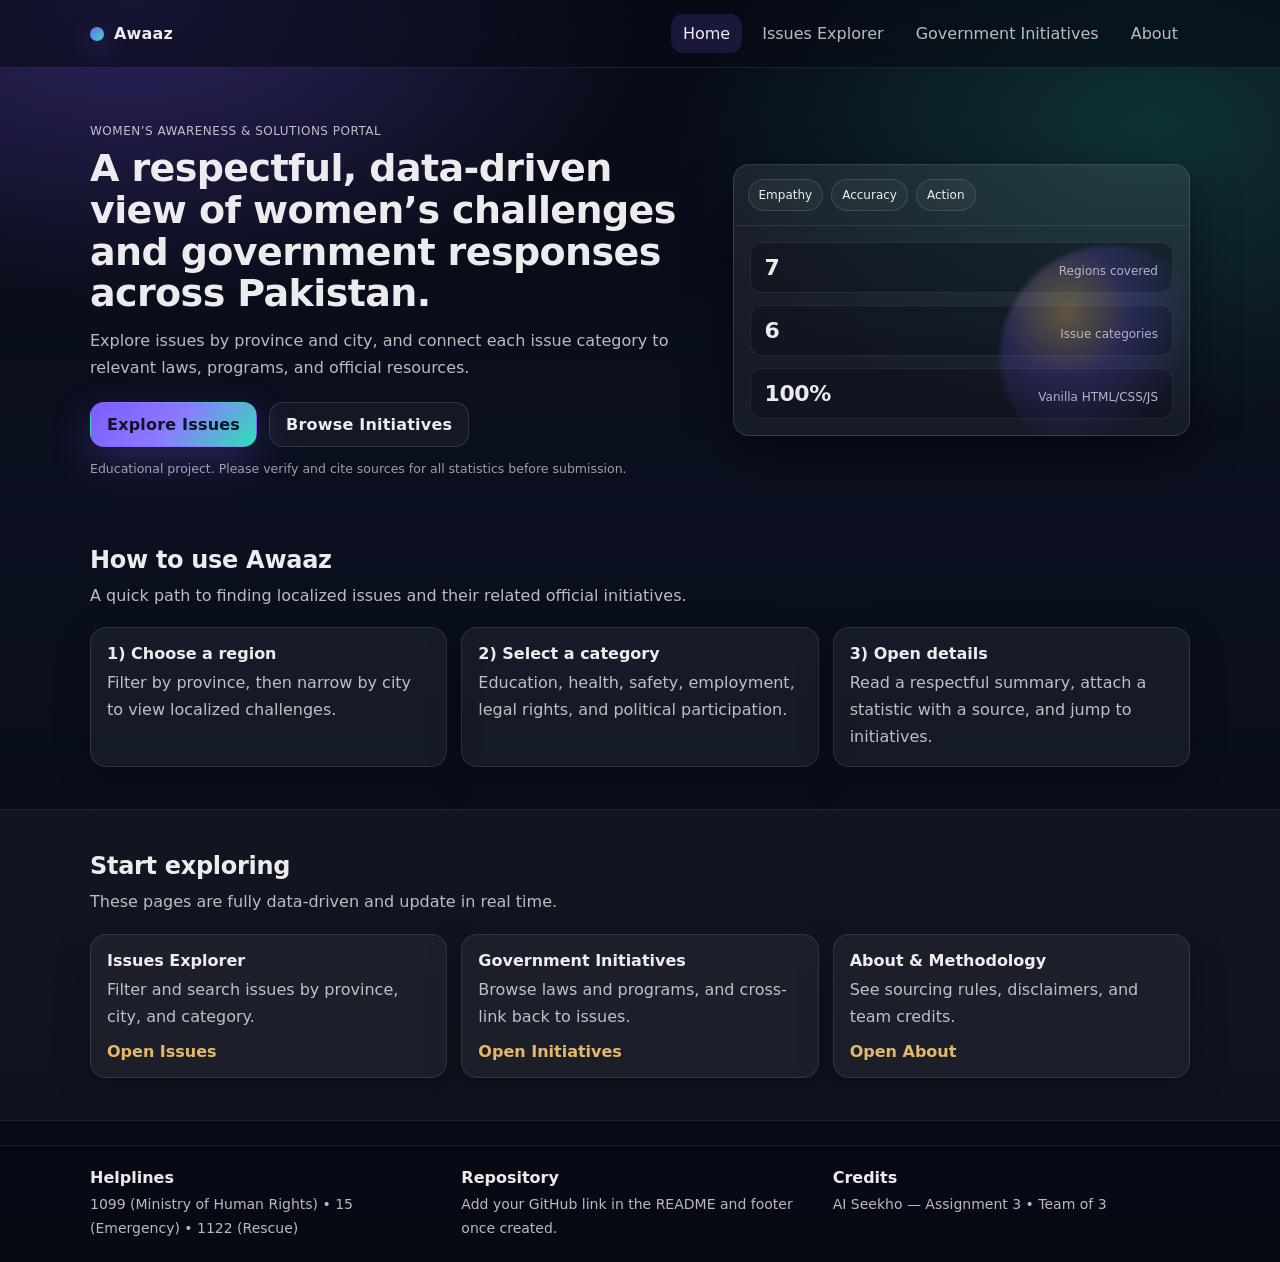
<file: index.html>
<!doctype html>
<html lang="en">
  <head>
    <meta charset="utf-8" />
    <meta name="viewport" content="width=device-width, initial-scale=1" />
    <title>Awaaz — Women’s Issues in Pakistan</title>
    <meta
      name="description"
      content="Awaaz is an awareness and solutions portal highlighting women’s issues across Pakistan, filterable by province and city, paired with official initiatives."
    />
    <link rel="stylesheet" href="./css/style.css" />
    <link rel="stylesheet" href="./css/responsive.css" />
  </head>
  <body>
    <a class="skip-link" href="#main">Skip to content</a>

    <header class="site-header">
      <div class="container header-inner">
        <a class="brand" href="./index.html" aria-label="Awaaz Home">
          <span class="brand-mark" aria-hidden="true"></span>
          <span class="brand-text">Awaaz</span>
        </a>

        <button class="nav-toggle" type="button" aria-expanded="false" aria-controls="siteNav">
          <span class="nav-toggle-lines" aria-hidden="true"></span>
          <span class="sr-only">Menu</span>
        </button>

        <nav class="site-nav" id="siteNav" aria-label="Primary">
          <a class="nav-link" href="./index.html" aria-current="page">Home</a>
          <a class="nav-link" href="./issues.html">Issues Explorer</a>
          <a class="nav-link" href="./initiatives.html">Government Initiatives</a>
          <a class="nav-link" href="./about.html">About</a>
        </nav>
      </div>
    </header>

    <main id="main">
      <section class="hero">
        <div class="container hero-inner">
          <div class="hero-copy reveal">
            <p class="eyebrow">Women’s Awareness & Solutions Portal</p>
            <h1 class="hero-title">A respectful, data-driven view of women’s challenges and government responses across Pakistan.</h1>
            <p class="hero-subtitle">
              Explore issues by province and city, and connect each issue category to relevant laws, programs, and official resources.
            </p>
            <div class="hero-actions">
              <a class="btn btn-primary" href="./issues.html">Explore Issues</a>
              <a class="btn btn-ghost" href="./initiatives.html">Browse Initiatives</a>
            </div>
            <p class="fineprint">
              Educational project. Please verify and cite sources for all statistics before submission.
            </p>
          </div>

          <div class="hero-panel reveal" aria-hidden="true">
            <div class="hero-card">
              <div class="hero-card-header">
                <span class="chip chip-soft">Empathy</span>
                <span class="chip chip-soft">Accuracy</span>
                <span class="chip chip-soft">Action</span>
              </div>
              <div class="hero-card-body">
                <div class="stat-block">
                  <div class="stat-value">7</div>
                  <div class="stat-label">Regions covered</div>
                </div>
                <div class="stat-block">
                  <div class="stat-value">6</div>
                  <div class="stat-label">Issue categories</div>
                </div>
                <div class="stat-block">
                  <div class="stat-value">100%</div>
                  <div class="stat-label">Vanilla HTML/CSS/JS</div>
                </div>
              </div>
            </div>
            <div class="hero-glow"></div>
          </div>
        </div>
      </section>

      <section class="section">
        <div class="container">
          <header class="section-header reveal">
            <h2 class="section-title">How to use Awaaz</h2>
            <p class="section-lead">A quick path to finding localized issues and their related official initiatives.</p>
          </header>

          <div class="steps">
            <article class="step-card reveal">
              <h3 class="step-title">1) Choose a region</h3>
              <p class="step-text">Filter by province, then narrow by city to view localized challenges.</p>
            </article>
            <article class="step-card reveal">
              <h3 class="step-title">2) Select a category</h3>
              <p class="step-text">Education, health, safety, employment, legal rights, and political participation.</p>
            </article>
            <article class="step-card reveal">
              <h3 class="step-title">3) Open details</h3>
              <p class="step-text">Read a respectful summary, attach a statistic with a source, and jump to initiatives.</p>
            </article>
          </div>
        </div>
      </section>

      <section class="section section-alt">
        <div class="container">
          <header class="section-header reveal">
            <h2 class="section-title">Start exploring</h2>
            <p class="section-lead">These pages are fully data-driven and update in real time.</p>
          </header>

          <div class="cta-grid">
            <a class="cta-card reveal" href="./issues.html">
              <h3 class="cta-title">Issues Explorer</h3>
              <p class="cta-text">Filter and search issues by province, city, and category.</p>
              <span class="cta-link">Open Issues</span>
            </a>
            <a class="cta-card reveal" href="./initiatives.html">
              <h3 class="cta-title">Government Initiatives</h3>
              <p class="cta-text">Browse laws and programs, and cross-link back to issues.</p>
              <span class="cta-link">Open Initiatives</span>
            </a>
            <a class="cta-card reveal" href="./about.html">
              <h3 class="cta-title">About & Methodology</h3>
              <p class="cta-text">See sourcing rules, disclaimers, and team credits.</p>
              <span class="cta-link">Open About</span>
            </a>
          </div>
        </div>
      </section>
    </main>

    <footer class="site-footer">
      <div class="container footer-inner">
        <div class="footer-col">
          <div class="footer-title">Helplines</div>
          <div class="footer-text">
            1099 (Ministry of Human Rights) • 15 (Emergency) • 1122 (Rescue)
          </div>
        </div>
        <div class="footer-col">
          <div class="footer-title">Repository</div>
          <div class="footer-text">
            Add your GitHub link in the README and footer once created.
          </div>
        </div>
        <div class="footer-col">
          <div class="footer-title">Credits</div>
          <div class="footer-text">AI Seekho — Assignment 3 • Team of 3</div>
        </div>
      </div>
    </footer>

    <script type="module" src="./js/main.js"></script>
  </body>
</html>
</file>
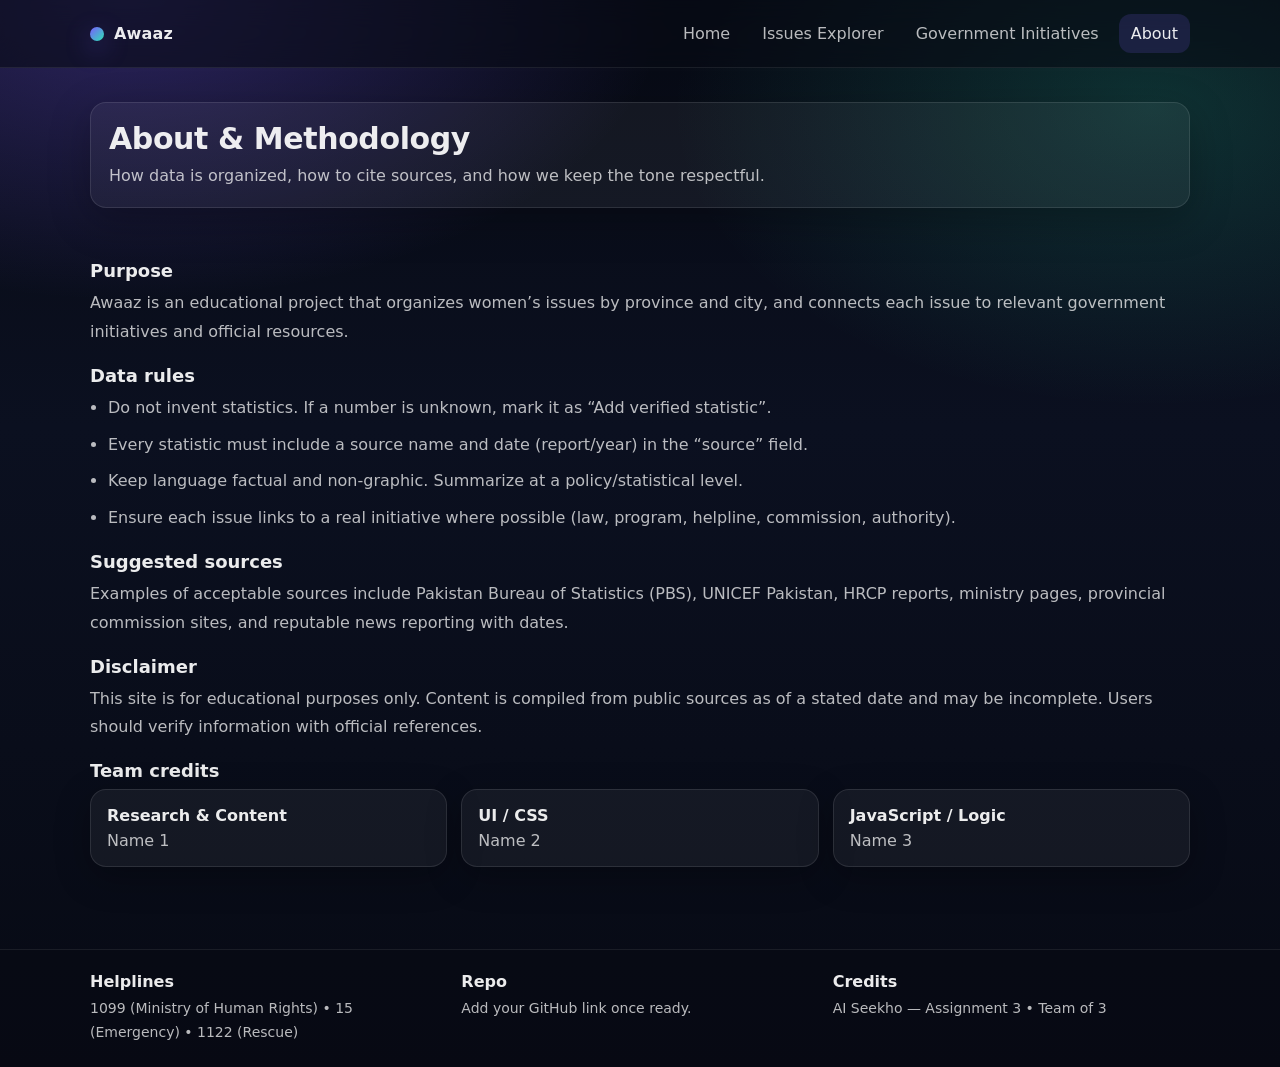
<file: about.html>
<!doctype html>
<html lang="en">
  <head>
    <meta charset="utf-8" />
    <meta name="viewport" content="width=device-width, initial-scale=1" />
    <title>About & Methodology — Awaaz</title>
    <meta name="description" content="Methodology, sources, and disclaimers for the Awaaz women’s issues awareness and solutions portal." />
    <link rel="stylesheet" href="./css/style.css" />
    <link rel="stylesheet" href="./css/responsive.css" />
  </head>
  <body>
    <a class="skip-link" href="#main">Skip to content</a>

    <header class="site-header">
      <div class="container header-inner">
        <a class="brand" href="./index.html" aria-label="Awaaz Home">
          <span class="brand-mark" aria-hidden="true"></span>
          <span class="brand-text">Awaaz</span>
        </a>

        <button class="nav-toggle" type="button" aria-expanded="false" aria-controls="siteNav">
          <span class="nav-toggle-lines" aria-hidden="true"></span>
          <span class="sr-only">Menu</span>
        </button>

        <nav class="site-nav" id="siteNav" aria-label="Primary">
          <a class="nav-link" href="./index.html">Home</a>
          <a class="nav-link" href="./issues.html">Issues Explorer</a>
          <a class="nav-link" href="./initiatives.html">Government Initiatives</a>
          <a class="nav-link" href="./about.html" aria-current="page">About</a>
        </nav>
      </div>
    </header>

    <main id="main" class="page">
      <section class="page-hero">
        <div class="container">
          <div class="page-hero-inner reveal">
            <h1 class="page-title">About & Methodology</h1>
            <p class="page-subtitle">How data is organized, how to cite sources, and how we keep the tone respectful.</p>
          </div>
        </div>
      </section>

      <section class="section">
        <div class="container prose">
          <article class="reveal">
            <h2>Purpose</h2>
            <p>
              Awaaz is an educational project that organizes women’s issues by province and city, and connects each issue to relevant
              government initiatives and official resources.
            </p>
          </article>

          <article class="reveal">
            <h2>Data rules</h2>
            <ul class="list">
              <li>Do not invent statistics. If a number is unknown, mark it as “Add verified statistic”.</li>
              <li>Every statistic must include a source name and date (report/year) in the “source” field.</li>
              <li>Keep language factual and non-graphic. Summarize at a policy/statistical level.</li>
              <li>Ensure each issue links to a real initiative where possible (law, program, helpline, commission, authority).</li>
            </ul>
          </article>

          <article class="reveal">
            <h2>Suggested sources</h2>
            <p>
              Examples of acceptable sources include Pakistan Bureau of Statistics (PBS), UNICEF Pakistan, HRCP reports, ministry pages,
              provincial commission sites, and reputable news reporting with dates.
            </p>
          </article>

          <article class="reveal">
            <h2>Disclaimer</h2>
            <p>
              This site is for educational purposes only. Content is compiled from public sources as of a stated date and may be incomplete.
              Users should verify information with official references.
            </p>
          </article>

          <article class="reveal">
            <h2>Team credits</h2>
            <div class="credits-grid">
              <div class="credit-card">
                <div class="credit-title">Research & Content</div>
                <div class="credit-text">Name 1</div>
              </div>
              <div class="credit-card">
                <div class="credit-title">UI / CSS</div>
                <div class="credit-text">Name 2</div>
              </div>
              <div class="credit-card">
                <div class="credit-title">JavaScript / Logic</div>
                <div class="credit-text">Name 3</div>
              </div>
            </div>
          </article>
        </div>
      </section>
    </main>

    <footer class="site-footer">
      <div class="container footer-inner">
        <div class="footer-col">
          <div class="footer-title">Helplines</div>
          <div class="footer-text">
            1099 (Ministry of Human Rights) • 15 (Emergency) • 1122 (Rescue)
          </div>
        </div>
        <div class="footer-col">
          <div class="footer-title">Repo</div>
          <div class="footer-text">Add your GitHub link once ready.</div>
        </div>
        <div class="footer-col">
          <div class="footer-title">Credits</div>
          <div class="footer-text">AI Seekho — Assignment 3 • Team of 3</div>
        </div>
      </div>
    </footer>

    <script type="module" src="./js/main.js"></script>
  </body>
</html>
</file>
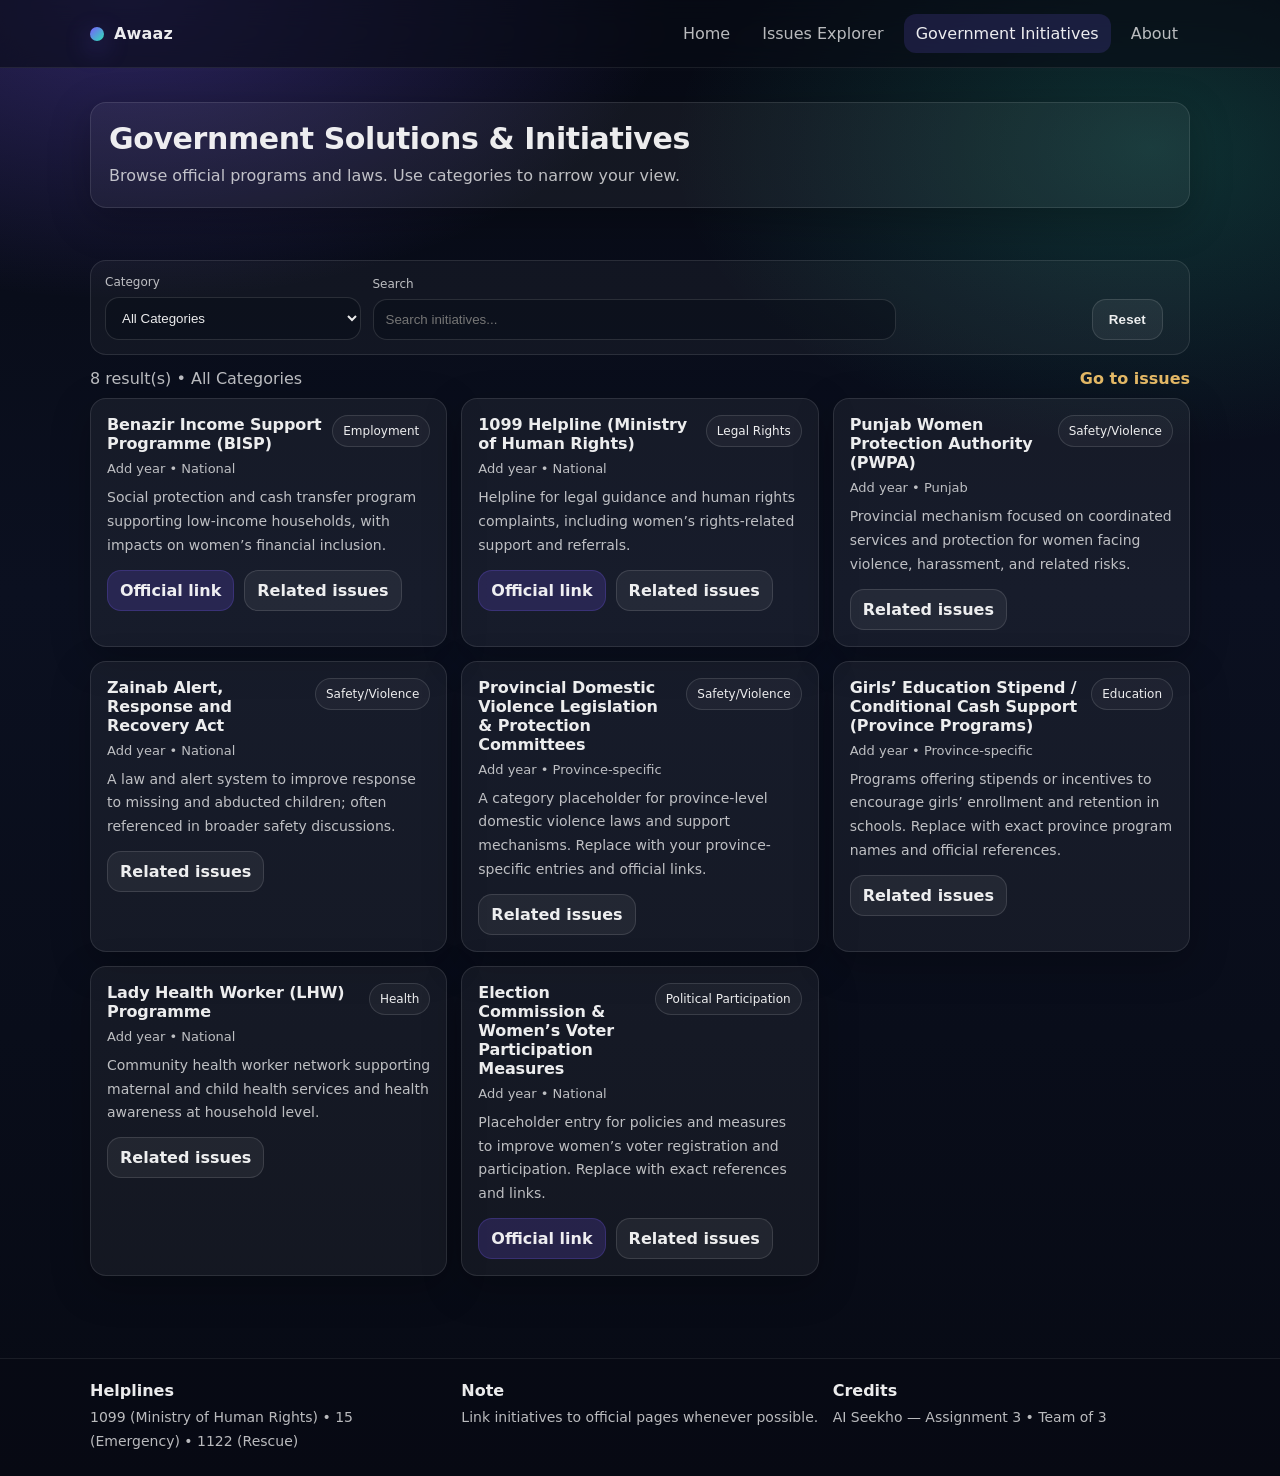
<file: initiatives.html>
<!doctype html>
<html lang="en">
  <head>
    <meta charset="utf-8" />
    <meta name="viewport" content="width=device-width, initial-scale=1" />
    <title>Government Initiatives — Awaaz</title>
    <meta name="description" content="Browse government laws and initiatives related to women’s issues in Pakistan, filterable by category with official links." />
    <link rel="stylesheet" href="./css/style.css" />
    <link rel="stylesheet" href="./css/responsive.css" />
  </head>
  <body>
    <a class="skip-link" href="#main">Skip to content</a>

    <header class="site-header">
      <div class="container header-inner">
        <a class="brand" href="./index.html" aria-label="Awaaz Home">
          <span class="brand-mark" aria-hidden="true"></span>
          <span class="brand-text">Awaaz</span>
        </a>

        <button class="nav-toggle" type="button" aria-expanded="false" aria-controls="siteNav">
          <span class="nav-toggle-lines" aria-hidden="true"></span>
          <span class="sr-only">Menu</span>
        </button>

        <nav class="site-nav" id="siteNav" aria-label="Primary">
          <a class="nav-link" href="./index.html">Home</a>
          <a class="nav-link" href="./issues.html">Issues Explorer</a>
          <a class="nav-link" href="./initiatives.html" aria-current="page">Government Initiatives</a>
          <a class="nav-link" href="./about.html">About</a>
        </nav>
      </div>
    </header>

    <main id="main" class="page">
      <section class="page-hero">
        <div class="container">
          <div class="page-hero-inner reveal">
            <h1 class="page-title">Government Solutions & Initiatives</h1>
            <p class="page-subtitle">Browse official programs and laws. Use categories to narrow your view.</p>
          </div>
        </div>
      </section>

      <section class="section">
        <div class="container">
          <div class="filters reveal" role="region" aria-label="Initiative filters">
            <div class="filter-group">
              <label class="filter-label" for="initiativeCategorySelect">Category</label>
              <select id="initiativeCategorySelect" class="select">
                <option value="__all__">All Categories</option>
                <option value="Education">Education</option>
                <option value="Health">Health</option>
                <option value="Safety/Violence">Safety/Violence</option>
                <option value="Employment">Employment</option>
                <option value="Legal Rights">Legal Rights</option>
                <option value="Political Participation">Political Participation</option>
              </select>
            </div>

            <div class="filter-group filter-search">
              <label class="filter-label" for="initiativeSearchInput">Search</label>
              <input id="initiativeSearchInput" class="input" type="search" placeholder="Search initiatives..." autocomplete="off" />
            </div>

            <div class="filter-actions">
              <button id="initiativeResetBtn" class="btn btn-soft" type="button">Reset</button>
            </div>
          </div>

          <div class="meta-row reveal" aria-live="polite">
            <div id="initiativeResultsMeta" class="meta-text">Loading initiatives…</div>
            <a class="meta-link" href="./issues.html">Go to issues</a>
          </div>

          <div id="initiativesGrid" class="grid"></div>

          <div id="initiativeEmptyState" class="empty-state" hidden>
            <h2 class="empty-title">No initiatives found</h2>
            <p class="empty-text">Try another category or clear the search.</p>
            <button id="initiativeEmptyResetBtn" class="btn btn-primary" type="button">Reset filters</button>
          </div>
        </div>
      </section>
    </main>

    <footer class="site-footer">
      <div class="container footer-inner">
        <div class="footer-col">
          <div class="footer-title">Helplines</div>
          <div class="footer-text">
            1099 (Ministry of Human Rights) • 15 (Emergency) • 1122 (Rescue)
          </div>
        </div>
        <div class="footer-col">
          <div class="footer-title">Note</div>
          <div class="footer-text">Link initiatives to official pages whenever possible.</div>
        </div>
        <div class="footer-col">
          <div class="footer-title">Credits</div>
          <div class="footer-text">AI Seekho — Assignment 3 • Team of 3</div>
        </div>
      </div>
    </footer>

    <script type="module" src="./js/initiatives-page.js"></script>
  </body>
</html>
</file>
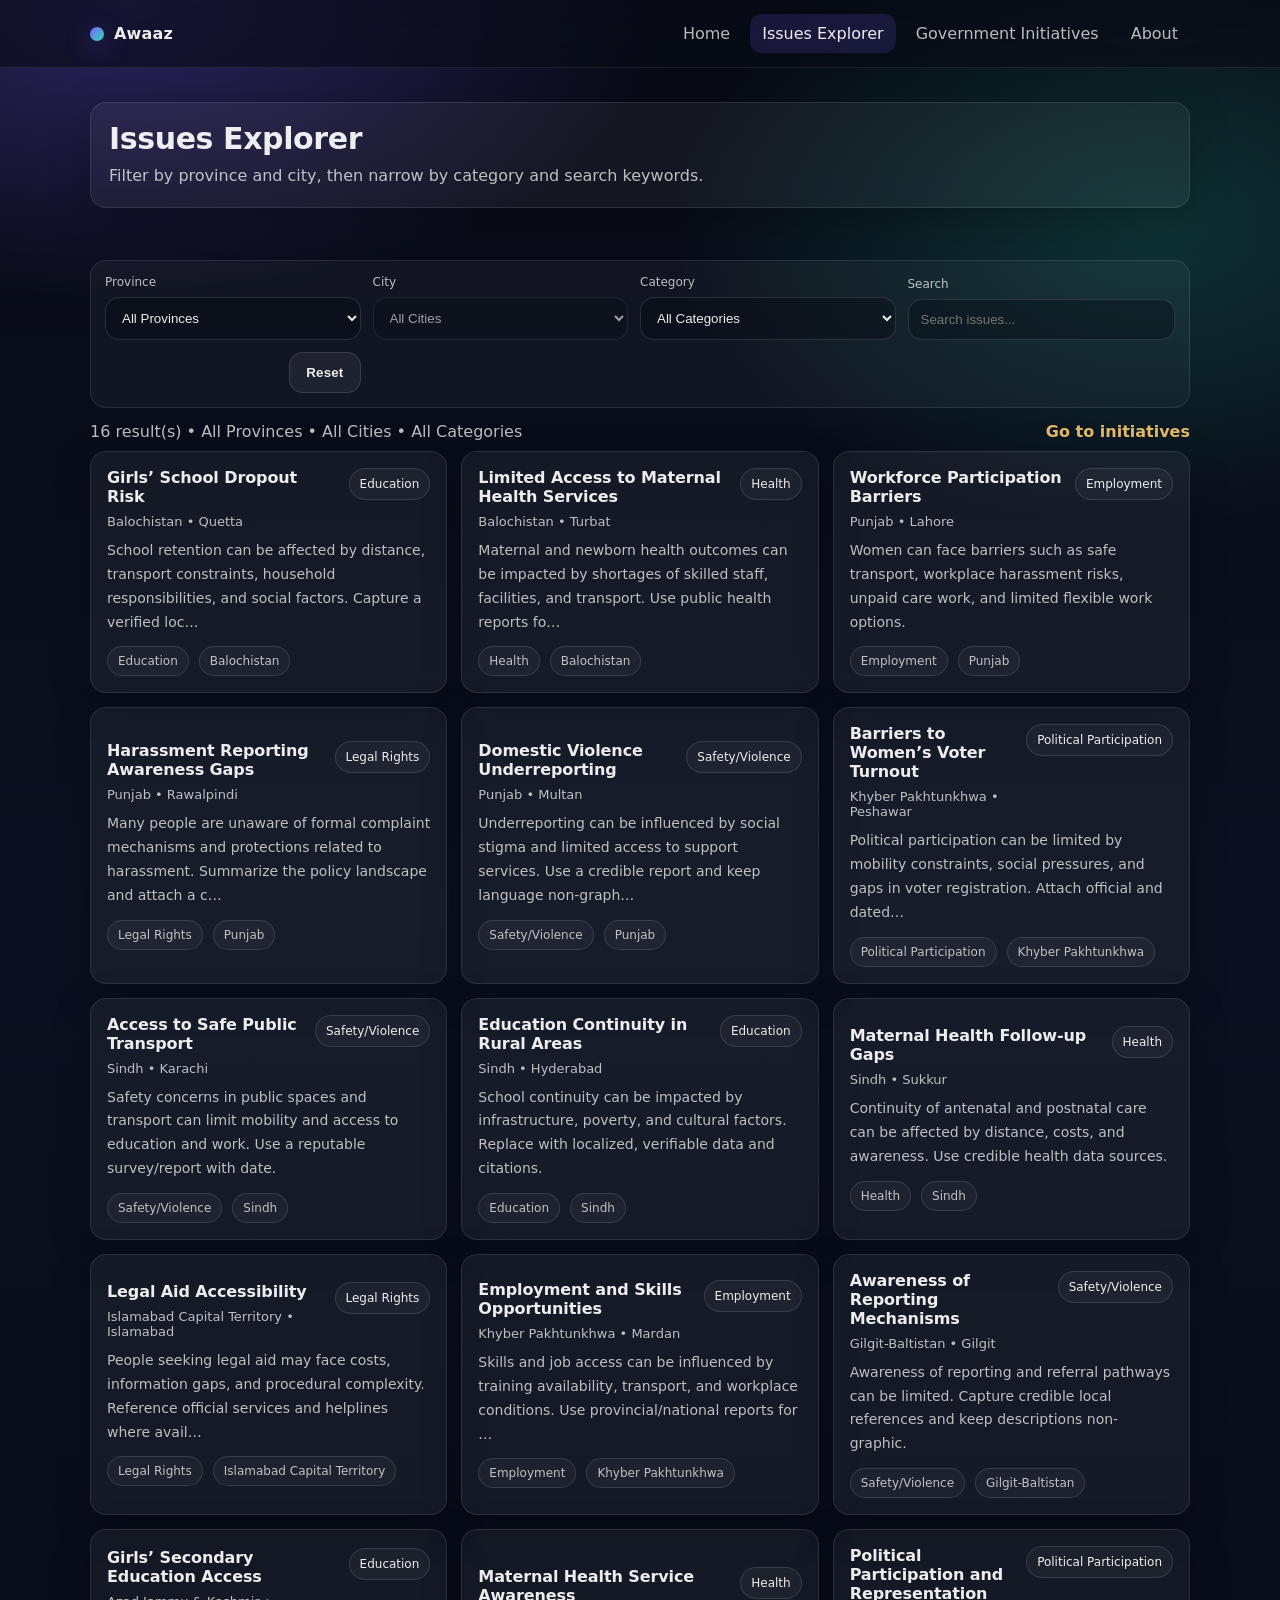
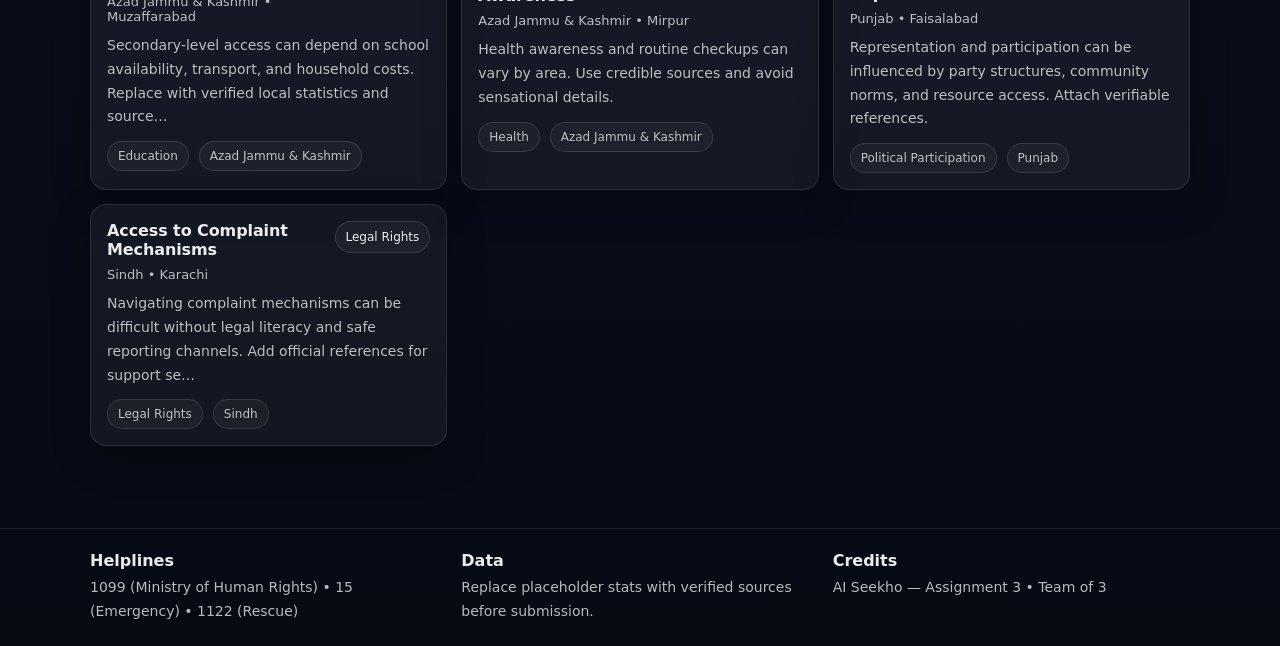
<file: issues.html>
<!doctype html>
<html lang="en">
  <head>
    <meta charset="utf-8" />
    <meta name="viewport" content="width=device-width, initial-scale=1" />
    <title>Issues Explorer — Awaaz</title>
    <meta name="description" content="Explore women’s issues in Pakistan by province, city, and category with linked government initiatives." />
    <link rel="stylesheet" href="./css/style.css" />
    <link rel="stylesheet" href="./css/responsive.css" />
  </head>
  <body>
    <a class="skip-link" href="#main">Skip to content</a>

    <header class="site-header">
      <div class="container header-inner">
        <a class="brand" href="./index.html" aria-label="Awaaz Home">
          <span class="brand-mark" aria-hidden="true"></span>
          <span class="brand-text">Awaaz</span>
        </a>

        <button class="nav-toggle" type="button" aria-expanded="false" aria-controls="siteNav">
          <span class="nav-toggle-lines" aria-hidden="true"></span>
          <span class="sr-only">Menu</span>
        </button>

        <nav class="site-nav" id="siteNav" aria-label="Primary">
          <a class="nav-link" href="./index.html">Home</a>
          <a class="nav-link" href="./issues.html" aria-current="page">Issues Explorer</a>
          <a class="nav-link" href="./initiatives.html">Government Initiatives</a>
          <a class="nav-link" href="./about.html">About</a>
        </nav>
      </div>
    </header>

    <main id="main" class="page">
      <section class="page-hero">
        <div class="container">
          <div class="page-hero-inner reveal">
            <h1 class="page-title">Issues Explorer</h1>
            <p class="page-subtitle">Filter by province and city, then narrow by category and search keywords.</p>
          </div>
        </div>
      </section>

      <section class="section">
        <div class="container">
          <div class="filters reveal" role="region" aria-label="Issue filters">
            <div class="filter-group">
              <label class="filter-label" for="provinceSelect">Province</label>
              <select id="provinceSelect" class="select">
                <option value="__all__">All Provinces</option>
              </select>
            </div>

            <div class="filter-group">
              <label class="filter-label" for="citySelect">City</label>
              <select id="citySelect" class="select" disabled>
                <option value="__all__">All Cities</option>
              </select>
            </div>

            <div class="filter-group">
              <label class="filter-label" for="categorySelect">Category</label>
              <select id="categorySelect" class="select">
                <option value="__all__">All Categories</option>
                <option value="Education">Education</option>
                <option value="Health">Health</option>
                <option value="Safety/Violence">Safety/Violence</option>
                <option value="Employment">Employment</option>
                <option value="Legal Rights">Legal Rights</option>
                <option value="Political Participation">Political Participation</option>
              </select>
            </div>

            <div class="filter-group filter-search">
              <label class="filter-label" for="searchInput">Search</label>
              <input id="searchInput" class="input" type="search" placeholder="Search issues..." autocomplete="off" />
            </div>

            <div class="filter-actions">
              <button id="resetBtn" class="btn btn-soft" type="button">Reset</button>
            </div>
          </div>

          <div class="meta-row reveal" aria-live="polite">
            <div id="resultsMeta" class="meta-text">Loading issues…</div>
            <a class="meta-link" href="./initiatives.html">Go to initiatives</a>
          </div>

          <div id="issuesGrid" class="grid"></div>

          <div id="emptyState" class="empty-state" hidden>
            <h2 class="empty-title">No recorded issues for this filter yet</h2>
            <p class="empty-text">Try another province, city, category, or clear the search.</p>
            <button id="emptyResetBtn" class="btn btn-primary" type="button">Reset filters</button>
          </div>
        </div>
      </section>
    </main>

    <div class="modal-backdrop" id="modalBackdrop" hidden>
      <div class="modal" role="dialog" aria-modal="true" aria-labelledby="modalTitle">
        <button class="modal-close" id="modalCloseBtn" type="button" aria-label="Close dialog">×</button>
        <div class="modal-content">
          <div class="modal-meta">
            <span id="modalTagCategory" class="chip"></span>
            <span id="modalTagRegion" class="chip chip-soft"></span>
          </div>
          <h2 id="modalTitle" class="modal-title"></h2>
          <p id="modalDescription" class="modal-text"></p>
          <div class="modal-stat">
            <div class="modal-stat-label">Statistic</div>
            <div id="modalStat" class="modal-stat-value"></div>
            <div id="modalStatSource" class="modal-stat-source"></div>
          </div>

          <div class="modal-related">
            <div class="modal-related-title">Related government initiative</div>
            <div id="modalInitiative" class="related-card"></div>
          </div>
        </div>
      </div>
    </div>

    <footer class="site-footer">
      <div class="container footer-inner">
        <div class="footer-col">
          <div class="footer-title">Helplines</div>
          <div class="footer-text">
            1099 (Ministry of Human Rights) • 15 (Emergency) • 1122 (Rescue)
          </div>
        </div>
        <div class="footer-col">
          <div class="footer-title">Data</div>
          <div class="footer-text">Replace placeholder stats with verified sources before submission.</div>
        </div>
        <div class="footer-col">
          <div class="footer-title">Credits</div>
          <div class="footer-text">AI Seekho — Assignment 3 • Team of 3</div>
        </div>
      </div>
    </footer>

    <script type="module" src="./js/issues-page.js"></script>
  </body>
</html>
</file>
<file: css/style.css>
:root {
  --bg: #0b1020;
  --panel: rgba(255, 255, 255, 0.06);
  --panel-2: rgba(255, 255, 255, 0.09);
  --text: rgba(255, 255, 255, 0.92);
  --muted: rgba(255, 255, 255, 0.72);
  --muted-2: rgba(255, 255, 255, 0.6);
  --border: rgba(255, 255, 255, 0.12);
  --shadow: 0 18px 50px rgba(0, 0, 0, 0.45);
  --radius: 16px;
  --radius-sm: 12px;
  --container: 1100px;
  --accent: #7c5cff;
  --accent-2: #2de2b5;
  --accent-3: #f5c56b;
  --focus: 0 0 0 3px rgba(124, 92, 255, 0.35);
  --font: system-ui, -apple-system, Segoe UI, Roboto, Helvetica, Arial, sans-serif;
}

* {
  box-sizing: border-box;
}

html {
  scroll-behavior: smooth;
}

body {
  margin: 0;
  font-family: var(--font);
  color: var(--text);
  background: radial-gradient(900px 500px at 10% 0%, rgba(124, 92, 255, 0.32), transparent 60%),
    radial-gradient(800px 500px at 90% 10%, rgba(45, 226, 181, 0.18), transparent 60%),
    linear-gradient(180deg, #070a14 0%, #0b1020 40%, #070a14 100%);
  min-height: 100vh;
}

a {
  color: inherit;
  text-decoration: none;
}

img {
  max-width: 100%;
  display: block;
}

.container {
  width: min(var(--container), calc(100% - 32px));
  margin: 0 auto;
}

.sr-only {
  position: absolute;
  width: 1px;
  height: 1px;
  padding: 0;
  margin: -1px;
  overflow: hidden;
  clip: rect(0, 0, 0, 0);
  border: 0;
}

.skip-link {
  position: absolute;
  left: -999px;
  top: 12px;
  padding: 10px 12px;
  background: #fff;
  color: #111;
  border-radius: 10px;
  z-index: 1000;
}

.skip-link:focus {
  left: 12px;
  outline: none;
}

.site-header {
  position: sticky;
  top: 0;
  z-index: 60;
  background: rgba(7, 10, 20, 0.6);
  backdrop-filter: blur(14px);
  border-bottom: 1px solid rgba(255, 255, 255, 0.08);
}

.header-inner {
  display: flex;
  align-items: center;
  justify-content: space-between;
  gap: 16px;
  padding: 14px 0;
}

.brand {
  display: inline-flex;
  align-items: center;
  gap: 10px;
  font-weight: 750;
  letter-spacing: 0.2px;
}

.brand-mark {
  width: 14px;
  height: 14px;
  border-radius: 999px;
  background: linear-gradient(135deg, var(--accent) 0%, var(--accent-2) 100%);
  box-shadow: 0 8px 26px rgba(124, 92, 255, 0.42);
}

.brand-text {
  font-size: 16px;
}

.site-nav {
  display: flex;
  gap: 8px;
  align-items: center;
}

.nav-link {
  padding: 10px 12px;
  border-radius: 12px;
  color: var(--muted);
  transition: transform 160ms ease, background 160ms ease, color 160ms ease;
}

.nav-link:hover {
  background: rgba(255, 255, 255, 0.06);
  color: var(--text);
  transform: translateY(-1px);
}

.nav-link[aria-current="page"] {
  background: rgba(124, 92, 255, 0.16);
  color: var(--text);
}

.nav-toggle {
  display: none;
  width: 42px;
  height: 42px;
  border-radius: 14px;
  border: 1px solid rgba(255, 255, 255, 0.12);
  background: rgba(255, 255, 255, 0.04);
  color: var(--text);
}

.nav-toggle:focus-visible {
  outline: none;
  box-shadow: var(--focus);
}

.nav-toggle-lines {
  display: block;
  width: 18px;
  height: 12px;
  margin: 0 auto;
  background:
    linear-gradient(var(--text), var(--text)) 0 0 / 100% 2px,
    linear-gradient(var(--text), var(--text)) 0 50% / 100% 2px,
    linear-gradient(var(--text), var(--text)) 0 100% / 100% 2px;
  background-repeat: no-repeat;
  opacity: 0.9;
}

.hero {
  padding: 56px 0 28px;
}

.hero-inner {
  display: grid;
  grid-template-columns: 1.15fr 0.85fr;
  gap: 24px;
  align-items: center;
}

.eyebrow {
  margin: 0 0 10px;
  color: var(--muted);
  letter-spacing: 0.5px;
  text-transform: uppercase;
  font-size: 12px;
}

.hero-title {
  margin: 0 0 12px;
  font-size: 38px;
  line-height: 1.1;
  letter-spacing: -0.6px;
}

.hero-subtitle {
  margin: 0 0 20px;
  color: var(--muted);
  font-size: 16px;
  line-height: 1.7;
  max-width: 60ch;
}

.hero-actions {
  display: flex;
  gap: 12px;
  flex-wrap: wrap;
  margin-bottom: 14px;
}

.fineprint {
  margin: 0;
  font-size: 12.5px;
  color: var(--muted-2);
}

.btn {
  display: inline-flex;
  align-items: center;
  justify-content: center;
  gap: 8px;
  padding: 12px 16px;
  border-radius: 14px;
  border: 1px solid transparent;
  font-weight: 650;
  letter-spacing: 0.2px;
  transition: transform 160ms ease, box-shadow 160ms ease, background 160ms ease, border-color 160ms ease;
}

.btn:focus-visible {
  outline: none;
  box-shadow: var(--focus);
}

.btn-primary {
  background: linear-gradient(135deg, var(--accent) 0%, #8b7bff 50%, var(--accent-2) 100%);
  color: rgba(7, 10, 20, 0.92);
  box-shadow: 0 14px 40px rgba(124, 92, 255, 0.28);
}

.btn-primary:hover {
  transform: translateY(-1px);
  box-shadow: 0 18px 50px rgba(124, 92, 255, 0.34);
}

.btn-ghost {
  background: rgba(255, 255, 255, 0.04);
  border-color: rgba(255, 255, 255, 0.12);
  color: var(--text);
}

.btn-ghost:hover {
  background: rgba(255, 255, 255, 0.06);
  transform: translateY(-1px);
}

.btn-soft {
  background: rgba(255, 255, 255, 0.06);
  border-color: rgba(255, 255, 255, 0.12);
  color: var(--text);
}

.btn-soft:hover {
  background: rgba(255, 255, 255, 0.08);
  transform: translateY(-1px);
}

.hero-panel {
  position: relative;
}

.hero-card {
  border-radius: var(--radius);
  border: 1px solid rgba(255, 255, 255, 0.12);
  background: linear-gradient(180deg, rgba(255, 255, 255, 0.08) 0%, rgba(255, 255, 255, 0.05) 100%);
  box-shadow: var(--shadow);
  overflow: hidden;
  transform: translateZ(0);
}

.hero-card-header {
  display: flex;
  gap: 8px;
  padding: 14px;
  border-bottom: 1px solid rgba(255, 255, 255, 0.09);
}

.chip {
  display: inline-flex;
  align-items: center;
  gap: 8px;
  padding: 8px 10px;
  border-radius: 999px;
  border: 1px solid rgba(255, 255, 255, 0.12);
  background: rgba(255, 255, 255, 0.06);
  color: var(--text);
  font-size: 12px;
  white-space: nowrap;
}

.chip-soft {
  background: rgba(255, 255, 255, 0.04);
}

.hero-card-body {
  display: grid;
  gap: 12px;
  padding: 16px;
}

.stat-block {
  display: flex;
  align-items: baseline;
  justify-content: space-between;
  gap: 12px;
  padding: 12px 14px;
  border-radius: var(--radius-sm);
  background: rgba(7, 10, 20, 0.35);
  border: 1px solid rgba(255, 255, 255, 0.08);
}

.stat-value {
  font-size: 22px;
  font-weight: 760;
  letter-spacing: -0.4px;
}

.stat-label {
  color: var(--muted);
  font-size: 12px;
}

.hero-glow {
  position: absolute;
  inset: auto -30px -30px auto;
  width: 220px;
  height: 220px;
  border-radius: 999px;
  background: radial-gradient(circle at 30% 30%, rgba(245, 197, 107, 0.34), rgba(124, 92, 255, 0.2), transparent 60%);
  filter: blur(2px);
  animation: floatGlow 6.5s ease-in-out infinite;
  pointer-events: none;
}

@keyframes floatGlow {
  0%,
  100% {
    transform: translate(0, 0);
  }
  50% {
    transform: translate(-14px, -10px);
  }
}

.section {
  padding: 42px 0;
}

.section-alt {
  background: rgba(255, 255, 255, 0.03);
  border-top: 1px solid rgba(255, 255, 255, 0.06);
  border-bottom: 1px solid rgba(255, 255, 255, 0.06);
}

.section-header {
  display: grid;
  gap: 8px;
  margin-bottom: 18px;
}

.section-title {
  margin: 0;
  font-size: 24px;
  letter-spacing: -0.3px;
}

.section-lead {
  margin: 0;
  color: var(--muted);
  line-height: 1.7;
}

.steps,
.cta-grid {
  display: grid;
  grid-template-columns: repeat(3, 1fr);
  gap: 14px;
}

.step-card,
.cta-card,
.credit-card {
  border-radius: var(--radius);
  border: 1px solid rgba(255, 255, 255, 0.1);
  background: rgba(255, 255, 255, 0.05);
  padding: 16px;
  box-shadow: 0 10px 35px rgba(0, 0, 0, 0.28);
  transition: transform 180ms ease, background 180ms ease, border-color 180ms ease;
}

.step-card:hover,
.cta-card:hover,
.credit-card:hover {
  transform: translateY(-2px);
  background: rgba(255, 255, 255, 0.06);
  border-color: rgba(255, 255, 255, 0.16);
}

.step-title,
.cta-title {
  margin: 0 0 6px;
  font-size: 16px;
}

.step-text,
.cta-text {
  margin: 0;
  color: var(--muted);
  line-height: 1.7;
}

.cta-link {
  display: inline-block;
  margin-top: 12px;
  color: rgba(245, 197, 107, 0.92);
  font-weight: 650;
}

.page {
  padding-bottom: 16px;
}

.page-hero {
  padding: 34px 0 10px;
}

.page-hero-inner {
  padding: 18px 18px;
  border-radius: var(--radius);
  background: rgba(255, 255, 255, 0.05);
  border: 1px solid rgba(255, 255, 255, 0.1);
  box-shadow: 0 12px 40px rgba(0, 0, 0, 0.25);
}

.page-title {
  margin: 0 0 6px;
  font-size: 30px;
  letter-spacing: -0.4px;
}

.page-subtitle {
  margin: 0;
  color: var(--muted);
  line-height: 1.7;
}

.filters {
  display: grid;
  grid-template-columns: repeat(4, 1fr) auto;
  gap: 12px;
  align-items: end;
  padding: 14px;
  border-radius: var(--radius);
  background: rgba(255, 255, 255, 0.04);
  border: 1px solid rgba(255, 255, 255, 0.1);
}

.filter-group {
  display: grid;
  gap: 8px;
}

.filter-search {
  grid-column: span 2;
}

.filter-label {
  font-size: 12px;
  color: var(--muted);
}

.select,
.input {
  width: 100%;
  padding: 12px 12px;
  border-radius: 14px;
  border: 1px solid rgba(255, 255, 255, 0.12);
  background: rgba(7, 10, 20, 0.4);
  color: var(--text);
  outline: none;
  transition: box-shadow 160ms ease, border-color 160ms ease, transform 160ms ease;
}

.select:focus,
.input:focus {
  border-color: rgba(124, 92, 255, 0.45);
  box-shadow: var(--focus);
}

.select:disabled {
  opacity: 0.65;
}

.filter-actions {
  display: flex;
  justify-content: flex-end;
}

.meta-row {
  display: flex;
  justify-content: space-between;
  gap: 12px;
  align-items: center;
  margin: 14px 0 10px;
}

.meta-text {
  color: var(--muted);
}

.meta-link {
  color: rgba(245, 197, 107, 0.92);
  font-weight: 650;
}

.grid {
  display: grid;
  grid-template-columns: repeat(3, 1fr);
  gap: 14px;
}

.card {
  border-radius: var(--radius);
  border: 1px solid rgba(255, 255, 255, 0.1);
  background: rgba(255, 255, 255, 0.05);
  padding: 16px;
  box-shadow: 0 12px 38px rgba(0, 0, 0, 0.25);
  transition: transform 180ms ease, background 180ms ease, border-color 180ms ease;
  cursor: default;
}

button.card {
  cursor: pointer;
  appearance: none;
  -webkit-appearance: none;
  text-align: left;
  width: 100%;
  font: inherit;
  color: inherit;
}

.card:hover {
  transform: translateY(-2px);
  background: rgba(255, 255, 255, 0.06);
  border-color: rgba(255, 255, 255, 0.16);
}

.card:focus-visible {
  outline: none;
  box-shadow: var(--focus);
}

.card-header {
  display: flex;
  justify-content: space-between;
  gap: 10px;
  align-items: flex-start;
  margin-bottom: 10px;
}

.card-title {
  margin: 0;
  font-size: 16px;
  letter-spacing: -0.1px;
}

.card-subtitle {
  margin: 8px 0 0;
  color: var(--muted);
  font-size: 13px;
}

.card-body {
  color: var(--muted);
  line-height: 1.7;
  font-size: 14px;
}

.card-footer {
  display: flex;
  gap: 10px;
  flex-wrap: wrap;
  margin-top: 12px;
}

.tag {
  display: inline-flex;
  align-items: center;
  padding: 7px 10px;
  border-radius: 999px;
  border: 1px solid rgba(255, 255, 255, 0.12);
  background: rgba(255, 255, 255, 0.04);
  font-size: 12px;
  color: var(--muted);
}

.empty-state {
  margin-top: 18px;
  padding: 22px;
  border-radius: var(--radius);
  border: 1px dashed rgba(255, 255, 255, 0.18);
  background: rgba(255, 255, 255, 0.04);
}

.empty-title {
  margin: 0 0 6px;
  font-size: 18px;
}

.empty-text {
  margin: 0 0 14px;
  color: var(--muted);
  line-height: 1.7;
}

.modal-backdrop[hidden] {
  display: none;
}

.modal-backdrop {
  position: fixed;
  inset: 0;
  z-index: 80;
  display: flex;
  justify-content: center;
  align-items: center;
  padding: 20px;
  background: rgba(0, 0, 0, 0.55);
  backdrop-filter: blur(8px);
  animation: fadeIn 140ms ease-out;
}

.modal {
  width: min(760px, 100%);
  border-radius: var(--radius);
  border: 1px solid rgba(255, 255, 255, 0.14);
  background: rgba(13, 18, 38, 0.95);
  box-shadow: var(--shadow);
  transform-origin: 50% 60%;
  animation: popIn 170ms ease-out;
  position: relative;
}

.modal-close {
  position: absolute;
  top: 12px;
  right: 12px;
  width: 44px;
  height: 44px;
  border-radius: 14px;
  border: 1px solid rgba(255, 255, 255, 0.12);
  background: rgba(255, 255, 255, 0.06);
  color: var(--text);
  font-size: 22px;
  line-height: 1;
  cursor: pointer;
  transition: transform 160ms ease, background 160ms ease;
}

.modal-close:hover {
  transform: translateY(-1px);
  background: rgba(255, 255, 255, 0.08);
}

.modal-close:focus-visible {
  outline: none;
  box-shadow: var(--focus);
}

.modal-content {
  padding: 18px 18px 20px;
  display: grid;
  gap: 14px;
}

.modal-meta {
  display: flex;
  gap: 8px;
  flex-wrap: wrap;
}

.modal-title {
  margin: 0;
  font-size: 22px;
  letter-spacing: -0.2px;
}

.modal-text {
  margin: 0;
  color: var(--muted);
  line-height: 1.75;
}

.modal-stat {
  border-radius: var(--radius);
  border: 1px solid rgba(255, 255, 255, 0.1);
  background: rgba(255, 255, 255, 0.04);
  padding: 14px;
}

.modal-stat-label {
  font-size: 12px;
  color: var(--muted);
  margin-bottom: 8px;
}

.modal-stat-value {
  font-weight: 700;
  letter-spacing: -0.1px;
}

.modal-stat-source {
  margin-top: 8px;
  color: var(--muted-2);
  font-size: 12.5px;
  line-height: 1.6;
}

.modal-related-title {
  font-weight: 700;
  margin-bottom: 10px;
}

.related-card {
  border-radius: var(--radius);
  border: 1px solid rgba(255, 255, 255, 0.1);
  background: rgba(255, 255, 255, 0.04);
  padding: 14px;
}

.related-title {
  margin: 0 0 6px;
  font-size: 16px;
}

.related-meta {
  color: var(--muted-2);
  font-size: 13px;
  margin-bottom: 10px;
}

.related-desc {
  color: var(--muted);
  margin: 0 0 12px;
  line-height: 1.7;
  font-size: 14px;
}

.related-actions {
  display: flex;
  gap: 10px;
  flex-wrap: wrap;
}

.link-btn {
  display: inline-flex;
  align-items: center;
  justify-content: center;
  padding: 10px 12px;
  border-radius: 14px;
  border: 1px solid rgba(255, 255, 255, 0.12);
  background: rgba(255, 255, 255, 0.06);
  transition: transform 160ms ease, background 160ms ease, border-color 160ms ease;
  font-weight: 650;
}

.link-btn:hover {
  transform: translateY(-1px);
  background: rgba(255, 255, 255, 0.08);
}

.link-btn:focus-visible {
  outline: none;
  box-shadow: var(--focus);
}

.link-btn-primary {
  background: rgba(124, 92, 255, 0.18);
  border-color: rgba(124, 92, 255, 0.22);
}

.highlight {
  border-color: rgba(245, 197, 107, 0.6);
  box-shadow: 0 0 0 3px rgba(245, 197, 107, 0.18), 0 18px 44px rgba(0, 0, 0, 0.28);
  animation: pulse 1.4s ease-in-out 1;
}

@keyframes pulse {
  0% {
    transform: translateY(0);
  }
  40% {
    transform: translateY(-2px);
  }
  100% {
    transform: translateY(0);
  }
}

.site-footer {
  margin-top: 24px;
  padding: 22px 0;
  border-top: 1px solid rgba(255, 255, 255, 0.08);
  background: rgba(7, 10, 20, 0.58);
}

.footer-inner {
  display: grid;
  grid-template-columns: repeat(3, 1fr);
  gap: 14px;
}

.footer-title {
  font-weight: 760;
  margin-bottom: 6px;
}

.footer-text {
  color: var(--muted);
  line-height: 1.7;
  font-size: 14px;
}

.prose {
  display: grid;
  gap: 18px;
}

.prose h2 {
  margin: 0 0 8px;
  font-size: 18px;
}

.prose p {
  margin: 0;
  color: var(--muted);
  line-height: 1.8;
}

.list {
  margin: 0;
  padding-left: 18px;
  color: var(--muted);
  line-height: 1.8;
  display: grid;
  gap: 8px;
}

.credits-grid {
  display: grid;
  grid-template-columns: repeat(3, 1fr);
  gap: 14px;
}

.credit-title {
  font-weight: 760;
  margin-bottom: 6px;
}

.credit-text {
  color: var(--muted);
}

@keyframes fadeIn {
  from {
    opacity: 0;
  }
  to {
    opacity: 1;
  }
}

@keyframes popIn {
  from {
    opacity: 0;
    transform: translateY(8px) scale(0.985);
  }
  to {
    opacity: 1;
    transform: translateY(0) scale(1);
  }
}

.reveal {
  opacity: 0;
  transform: translateY(10px);
  transition: opacity 520ms ease, transform 520ms ease;
}

.reveal.is-visible {
  opacity: 1;
  transform: translateY(0);
}

@media (prefers-reduced-motion: reduce) {
  html {
    scroll-behavior: auto;
  }
  .btn,
  .nav-link,
  .card,
  .step-card,
  .cta-card,
  .credit-card,
  .select,
  .input,
  .reveal {
    transition: none;
  }
  .hero-glow {
    animation: none;
  }
  .modal-backdrop,
  .modal {
    animation: none;
  }
  .highlight {
    animation: none;
  }
}
</file>
<file: css/responsive.css>
@media (max-width: 1024px) {
  .hero-inner {
    grid-template-columns: 1fr;
  }
  .hero-title {
    font-size: 34px;
  }
  .grid {
    grid-template-columns: repeat(2, 1fr);
  }
  .steps,
  .cta-grid,
  .credits-grid,
  .footer-inner {
    grid-template-columns: repeat(2, 1fr);
  }
  .filters {
    grid-template-columns: repeat(2, 1fr);
  }
  .filter-search {
    grid-column: auto;
  }
}

@media (max-width: 768px) {
  .nav-toggle {
    display: inline-flex;
    align-items: center;
    justify-content: center;
  }

  .site-nav {
    position: fixed;
    top: 64px;
    left: 16px;
    right: 16px;
    display: grid;
    gap: 6px;
    padding: 12px;
    border-radius: var(--radius);
    border: 1px solid rgba(255, 255, 255, 0.12);
    background: rgba(7, 10, 20, 0.9);
    box-shadow: var(--shadow);
    transform: translateY(-14px);
    opacity: 0;
    pointer-events: none;
    transition: transform 180ms ease, opacity 180ms ease;
  }

  .site-nav.is-open {
    transform: translateY(0);
    opacity: 1;
    pointer-events: auto;
  }

  .nav-link {
    padding: 12px 12px;
  }

  .hero {
    padding-top: 42px;
  }

  .hero-title {
    font-size: 30px;
  }

  .grid {
    grid-template-columns: 1fr;
  }

  .steps,
  .cta-grid,
  .credits-grid,
  .footer-inner {
    grid-template-columns: 1fr;
  }

  .meta-row {
    flex-direction: column;
    align-items: flex-start;
  }
}

@media (max-width: 480px) {
  .container {
    width: min(var(--container), calc(100% - 24px));
  }
  .hero-title {
    font-size: 28px;
  }
  .page-title {
    font-size: 26px;
  }
  .btn {
    width: 100%;
  }
  .hero-actions {
    flex-direction: column;
    align-items: stretch;
  }
}
</file>
